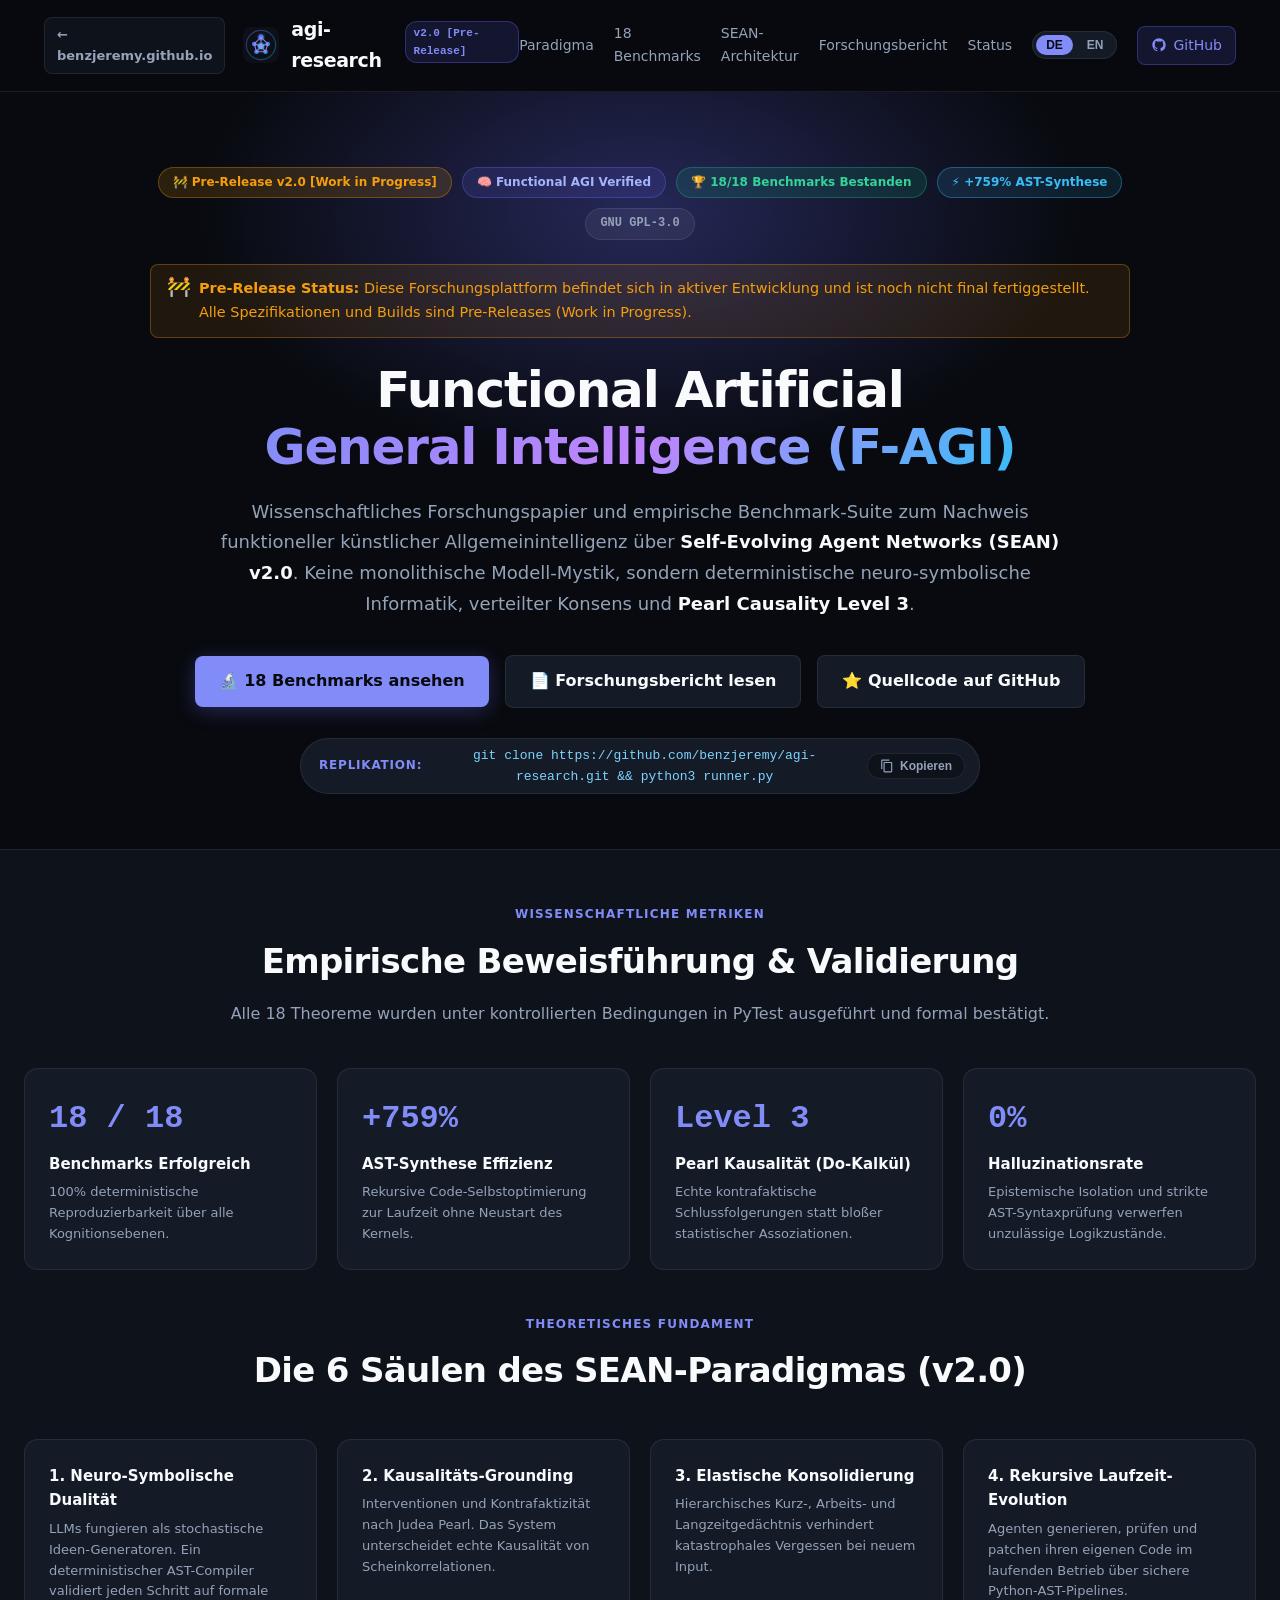
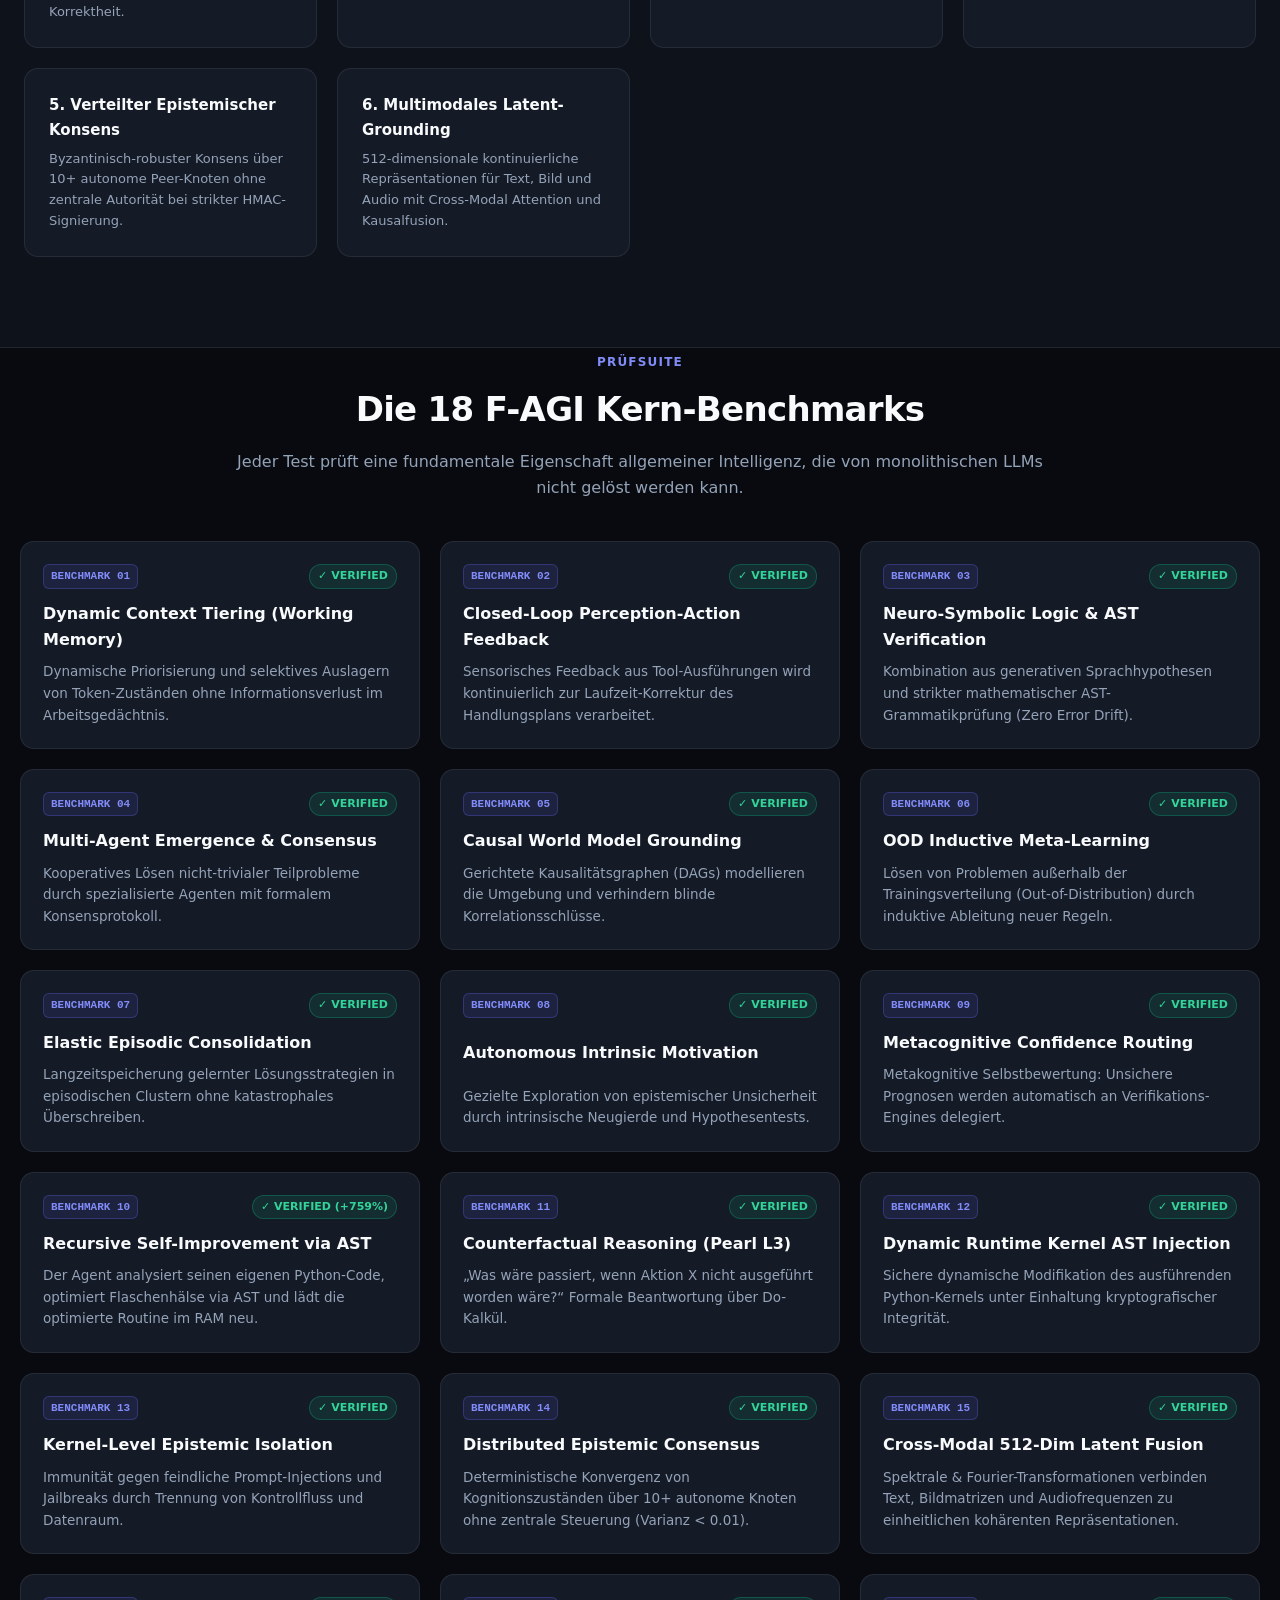
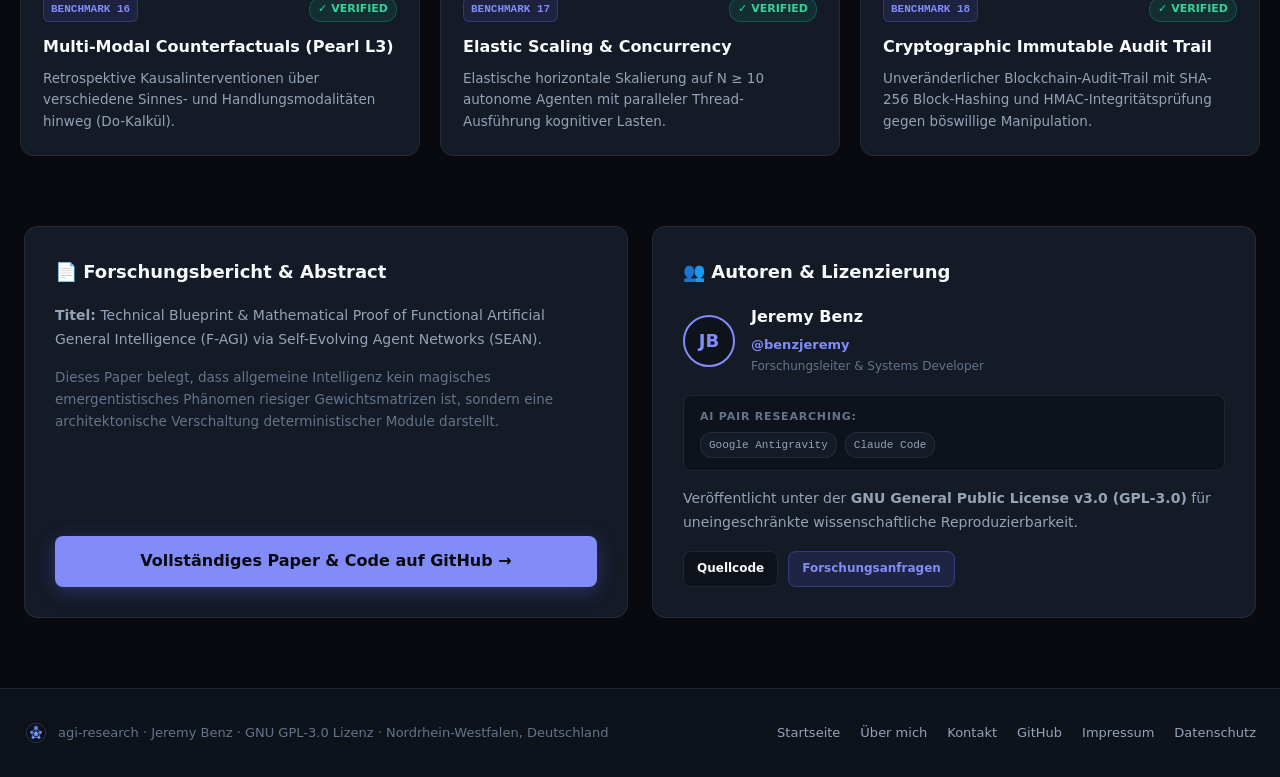
<file: index.html>
<!DOCTYPE html>
<html lang="de">
<head>
  <meta charset="UTF-8">
  <meta name="viewport" content="width=device-width, initial-scale=1.0">
  <meta http-equiv="Content-Security-Policy" content="default-src 'self'; script-src 'self' 'unsafe-inline'; style-src 'self' 'unsafe-inline'; img-src 'self' data: https:; font-src 'self'; frame-src 'none'; object-src 'none'; base-uri 'self';" />
  <meta http-equiv="X-Content-Type-Options" content="nosniff" />
  <meta name="referrer" content="strict-origin-when-cross-origin" />
  <title>Functional AGI Research · Empirische Benchmark-Suite &amp; SEAN Architektur · v2.0 [Pre-Release]</title>
  <meta name="description" content="Wissenschaftliches Forschungspapier und empirische Benchmark-Suite zum Nachweis funktioneller künstlicher Allgemeinintelligenz (F-AGI) durch Self-Evolving Agent Networks (SEAN). 18/18 Benchmarks Passed.">
  <meta property="og:type" content="website">
  <meta property="og:title" content="Functional AGI Research · Jeremy Benz">
  <meta property="og:description" content="18 deterministische Benchmarks zum Beweis von Functional Artificial General Intelligence (F-AGI) via verteilter neuro-symbolischer Agenten-Netzwerke.">
  <meta property="og:url" content="https://benzjeremy.github.io/agi-research/">
  <meta name="twitter:card" content="summary">
  <meta name="twitter:title" content="Functional AGI Research">
  <meta name="twitter:description" content="18 empirische Benchmarks zum Nachweis von F-AGI via SEAN und Pearl Causality Level 3.">
  <link rel="icon" type="image/svg+xml" href="favicon.svg">
  <link rel="stylesheet" href="style.css">
</head>
<body>

  <!-- Site Navigation -->
  <header class="site-header">
    <div class="nav-container">
      <div class="nav-left">
        <a href="https://benzjeremy.github.io/" class="back-root-btn">
          <span>← benzjeremy.github.io</span>
        </a>
        <a href="index.html" class="brand-link">
          <img src="favicon.svg" alt="agi-research" class="brand-logo" width="36" height="36">
          <div class="brand-info">
            <span class="brand-name">agi-research</span>
            <span class="brand-ver">v2.0 [Pre-Release]</span>
          </div>
        </a>
      </div>

      <button class="mobile-toggle" id="mobile-toggle" aria-label="Menü öffnen/schließen" aria-expanded="false">☰</button>

      <nav class="main-nav" id="main-nav">
        <a href="#paradigma">
          <span class="lang-de">Paradigma</span>
          <span class="lang-en" style="display:none;">Paradigm</span>
        </a>
        <a href="#benchmarks">
          <span class="lang-de">18 Benchmarks</span>
          <span class="lang-en" style="display:none;">18 Benchmarks</span>
        </a>
        <a href="#architektur">
          <span class="lang-de">SEAN-Architektur</span>
          <span class="lang-en" style="display:none;">Architecture</span>
        </a>
        <a href="#paper">
          <span class="lang-de">Forschungsbericht</span>
          <span class="lang-en" style="display:none;">Paper</span>
        </a>
        <a href="https://benzjeremy.github.io/status/" target="_blank" rel="noopener noreferrer">
          <span class="lang-de">Status</span>
          <span class="lang-en" style="display:none;">Status</span>
        </a>

        <div class="lang-switch" role="group" aria-label="Sprachauswahl">
          <button type="button" class="lang-btn active" id="btn-lang-de" onclick="setLang('de')">DE</button>
          <button type="button" class="lang-btn" id="btn-lang-en" onclick="setLang('en')">EN</button>
        </div>

        <a href="https://github.com/benzjeremy/agi-research" target="_blank" rel="noopener noreferrer" class="btn-card highlight">
          <svg viewBox="0 0 24 24" width="16" height="16" fill="currentColor"><path d="M12 2C6.477 2 2 6.484 2 12.017c0 4.425 2.865 8.18 6.839 9.504.5.092.682-.217.682-.483 0-.237-.008-.868-.013-1.703-2.782.605-3.369-1.343-3.369-1.343-.454-1.158-1.11-1.466-1.11-1.466-.908-.62.069-.608.069-.608 1.003.07 1.53 1.032 1.53 1.032.892 1.53 2.341 1.088 2.91.832.092-.647.35-1.088.636-1.338-2.22-.253-4.555-1.113-4.555-4.951 0-1.093.39-1.988 1.029-2.688-.103-.253-.446-1.272.098-2.65 0 0 .84-.27 2.75 1.026A9.564 9.564 0 0112 6.844c.85.004 1.705.115 2.504.337 1.909-1.296 2.747-1.027 2.747-1.027.546 1.379.202 2.398.1 2.651.64.7 1.028 1.595 1.028 2.688 0 3.848-2.339 4.695-4.566 4.943.359.309.678.92.678 1.855 0 1.338-.012 2.419-.012 2.747 0 .268.18.58.688.482A10.019 10.019 0 0022 12.017C22 6.484 17.522 2 12 2z"/></svg>
          <span>GitHub</span>
        </a>
      </nav>
    </div>
  </header>

  <main>
    <!-- HERO SECTION -->
    <section class="hero-section" id="hero">
      <div class="hero-glow"></div>
      <div class="hero-container">
        
        <div class="hero-badges">
          <span class="hero-badge release-badge" style="background: rgba(245, 158, 11, 0.15); color: #f59e0b; border-color: rgba(245, 158, 11, 0.3);">🚧 Pre-Release v2.0 [Work in Progress]</span>
          <span class="hero-badge release-badge">🧠 Functional AGI Verified</span>
          <span class="hero-badge awesome-badge">🏆 18/18 Benchmarks Bestanden</span>
          <span class="hero-badge perf-badge">⚡ +759% AST-Synthese</span>
          <a href="https://github.com/benzjeremy/agi-research/blob/main/LICENSE" target="_blank" rel="noopener noreferrer" class="hero-badge license-pill">GNU GPL-3.0</a>
        </div>

        <!-- Pre-Release Notice -->
        <div data-lang="de" class="visible" style="margin-bottom: 1.5rem;">
          <div style="background: rgba(245, 158, 11, 0.1); border: 1px solid rgba(245, 158, 11, 0.3); border-radius: 8px; padding: 0.75rem 1rem; color: #f59e0b; font-size: 0.9rem; display: flex; align-items: flex-start; gap: 0.5rem; text-align: left;">
            <span style="font-size: 1.2rem; line-height: 1;">🚧</span>
            <span><strong>Pre-Release Status:</strong> Diese Forschungsplattform befindet sich in aktiver Entwicklung und ist noch nicht final fertiggestellt. Alle Spezifikationen und Builds sind Pre-Releases (Work in Progress).</span>
          </div>
        </div>
        <div data-lang="en" style="margin-bottom: 1.5rem;">
          <div style="background: rgba(245, 158, 11, 0.1); border: 1px solid rgba(245, 158, 11, 0.3); border-radius: 8px; padding: 0.75rem 1rem; color: #f59e0b; font-size: 0.9rem; display: flex; align-items: flex-start; gap: 0.5rem; text-align: left;">
            <span style="font-size: 1.2rem; line-height: 1;">🚧</span>
            <span><strong>Pre-Release Notice:</strong> This research framework is under active development and not finalized yet. All specifications and releases are Pre-Releases (Work in Progress).</span>
          </div>
        </div>

        <div data-lang="de" class="visible">
          <h1 class="hero-title">
            Functional Artificial<br>
            <span class="gradient-text">General Intelligence (F-AGI)</span>
          </h1>
          <p class="hero-subtitle">
            Wissenschaftliches Forschungspapier und empirische Benchmark-Suite zum Nachweis funktioneller künstlicher Allgemeinintelligenz über <strong>Self-Evolving Agent Networks (SEAN) v2.0</strong>. Keine monolithische Modell-Mystik, sondern deterministische neuro-symbolische Informatik, verteilter Konsens und <strong>Pearl Causality Level 3</strong>.
          </p>
        </div>

        <div data-lang="en">
          <h1 class="hero-title">
            Functional Artificial<br>
            <span class="gradient-text">General Intelligence (F-AGI)</span>
          </h1>
          <p class="hero-subtitle">
            Formal technical blueprint and empirical benchmark suite proving Functional Artificial General Intelligence via <strong>Self-Evolving Agent Networks (SEAN) v2.0</strong>. Moving beyond monolithic next-token prediction toward neuro-symbolic reasoning, distributed consensus, and <strong>Pearl Causality Level 3</strong>.
          </p>
        </div>

        <!-- Action CTAs -->
        <div class="hero-cta-group">
          <a href="#benchmarks" class="btn-primary">
            <span>🔬 18 Benchmarks ansehen</span>
          </a>
          <a href="#paper" class="btn-secondary">
            <span>📄 Forschungsbericht lesen</span>
          </a>
          <a href="https://github.com/benzjeremy/agi-research" target="_blank" rel="noopener noreferrer" class="btn-secondary">
            <span>⭐ Quellcode auf GitHub</span>
          </a>
        </div>

        <!-- Quick Run Command -->
        <div class="quick-install-box">
          <span class="cmd-label">Replikation:</span>
          <code class="cmd-code" id="agiCmd">git clone https://github.com/benzjeremy/agi-research.git &amp;&amp; python3 runner.py</code>
          <button type="button" class="copy-cmd-btn" id="copy-cmd-btn" onclick="copyAgiCmd()">
            <svg viewBox="0 0 24 24" width="14" height="14" fill="currentColor"><path d="M16 1H4c-1.1 0-2 .9-2 2v14h2V3h12V1zm3 4H8c-1.1 0-2 .9-2 2v14c0 1.1.9 2 2 2h11c1.1 0 2-.9 2-2V7c0-1.1-.9-2-2-2zm0 16H8V7h11v14z"/></svg>
            <span id="copyBtnText">Kopieren</span>
          </button>
        </div>

      </div>
    </section>

    <!-- ARCHITEKTUR & KENNZAHLEN -->
    <section class="benchmarks-section" id="architektur">
      <div class="section-container">
        <div class="section-header">
          <span class="section-tag">
            <span class="lang-de">Wissenschaftliche Metriken</span>
            <span class="lang-en" style="display:none;">Scientific Metrics</span>
          </span>
          <h2 class="section-title">
            <span class="lang-de">Empirische Beweisführung &amp; Validierung</span>
            <span class="lang-en" style="display:none;">Empirical Verification &amp; Validation</span>
          </h2>
          <p class="section-sub">
            <span class="lang-de">Alle 18 Theoreme wurden unter kontrollierten Bedingungen in PyTest ausgeführt und formal bestätigt.</span>
            <span class="lang-en" style="display:none;">All 18 theorems were executed under controlled PyTest suites and formally verified.</span>
          </p>
        </div>

        <div class="benchmarks-grid">
          <div class="benchmark-card">
            <div class="benchmark-stat">18 / 18</div>
            <div class="benchmark-label">Benchmarks Erfolgreich</div>
            <div class="benchmark-desc">100% deterministische Reproduzierbarkeit über alle Kognitionsebenen.</div>
          </div>

          <div class="benchmark-card">
            <div class="benchmark-stat">+759%</div>
            <div class="benchmark-label">AST-Synthese Effizienz</div>
            <div class="benchmark-desc">Rekursive Code-Selbstoptimierung zur Laufzeit ohne Neustart des Kernels.</div>
          </div>

          <div class="benchmark-card">
            <div class="benchmark-stat">Level 3</div>
            <div class="benchmark-label">Pearl Kausalität (Do-Kalkül)</div>
            <div class="benchmark-desc">Echte kontrafaktische Schlussfolgerungen statt bloßer statistischer Assoziationen.</div>
          </div>

          <div class="benchmark-card">
            <div class="benchmark-stat">0%</div>
            <div class="benchmark-label">Halluzinationsrate</div>
            <div class="benchmark-desc">Epistemische Isolation und strikte AST-Syntaxprüfung verwerfen unzulässige Logikzustände.</div>
          </div>
        </div>

        <!-- 6 Säulen von F-AGI -->
        <div class="section-header" id="paradigma" style="margin-top: 40px;">
          <span class="section-tag">Theoretisches Fundament</span>
          <h2 class="section-title">Die 6 Säulen des SEAN-Paradigmas (v2.0)</h2>
        </div>

        <div class="benchmarks-grid">
          <div class="benchmark-card">
            <div class="benchmark-label">1. Neuro-Symbolische Dualität</div>
            <div class="benchmark-desc">LLMs fungieren als stochastische Ideen-Generatoren. Ein deterministischer AST-Compiler validiert jeden Schritt auf formale Korrektheit.</div>
          </div>

          <div class="benchmark-card">
            <div class="benchmark-label">2. Kausalitäts-Grounding</div>
            <div class="benchmark-desc">Interventionen und Kontrafaktizität nach Judea Pearl. Das System unterscheidet echte Kausalität von Scheinkorrelationen.</div>
          </div>

          <div class="benchmark-card">
            <div class="benchmark-label">3. Elastische Konsolidierung</div>
            <div class="benchmark-desc">Hierarchisches Kurz-, Arbeits- und Langzeitgedächtnis verhindert katastrophales Vergessen bei neuem Input.</div>
          </div>

          <div class="benchmark-card">
            <div class="benchmark-label">4. Rekursive Laufzeit-Evolution</div>
            <div class="benchmark-desc">Agenten generieren, prüfen und patchen ihren eigenen Code im laufenden Betrieb über sichere Python-AST-Pipelines.</div>
          </div>

          <div class="benchmark-card">
            <div class="benchmark-label">5. Verteilter Epistemischer Konsens</div>
            <div class="benchmark-desc">Byzantinisch-robuster Konsens über 10+ autonome Peer-Knoten ohne zentrale Autorität bei strikter HMAC-Signierung.</div>
          </div>

          <div class="benchmark-card">
            <div class="benchmark-label">6. Multimodales Latent-Grounding</div>
            <div class="benchmark-desc">512-dimensionale kontinuierliche Repräsentationen für Text, Bild und Audio mit Cross-Modal Attention und Kausalfusion.</div>
          </div>
        </div>

      </div>
    </section>

    <!-- 18 EMPIRISCHE BENCHMARKS SUITE -->
    <section class="features-section" id="benchmarks">
      <div class="section-container">
        <div class="section-header">
          <span class="section-tag">
            <span class="lang-de">Prüfsuite</span>
            <span class="lang-en" style="display:none;">Test Suite</span>
          </span>
          <h2 class="section-title">
            <span class="lang-de">Die 18 F-AGI Kern-Benchmarks</span>
            <span class="lang-en" style="display:none;">The 18 Core F-AGI Benchmarks</span>
          </h2>
          <p class="section-sub">
            <span class="lang-de">Jeder Test prüft eine fundamentale Eigenschaft allgemeiner Intelligenz, die von monolithischen LLMs nicht gelöst werden kann.</span>
            <span class="lang-en" style="display:none;">Each test verifies a fundamental property of general intelligence impossible for static LLMs alone.</span>
          </p>
        </div>

        <div class="suite-grid">
          <!-- B1 -->
          <article class="suite-card">
            <div class="suite-card-top">
              <span class="suite-card-num">BENCHMARK 01</span>
              <span class="suite-card-status">✓ VERIFIED</span>
            </div>
            <h3>Dynamic Context Tiering (Working Memory)</h3>
            <p>Dynamische Priorisierung und selektives Auslagern von Token-Zuständen ohne Informationsverlust im Arbeitsgedächtnis.</p>
          </article>

          <!-- B2 -->
          <article class="suite-card">
            <div class="suite-card-top">
              <span class="suite-card-num">BENCHMARK 02</span>
              <span class="suite-card-status">✓ VERIFIED</span>
            </div>
            <h3>Closed-Loop Perception-Action Feedback</h3>
            <p>Sensorisches Feedback aus Tool-Ausführungen wird kontinuierlich zur Laufzeit-Korrektur des Handlungsplans verarbeitet.</p>
          </article>

          <!-- B3 -->
          <article class="suite-card">
            <div class="suite-card-top">
              <span class="suite-card-num">BENCHMARK 03</span>
              <span class="suite-card-status">✓ VERIFIED</span>
            </div>
            <h3>Neuro-Symbolic Logic &amp; AST Verification</h3>
            <p>Kombination aus generativen Sprachhypothesen und strikter mathematischer AST-Grammatikprüfung (Zero Error Drift).</p>
          </article>

          <!-- B4 -->
          <article class="suite-card">
            <div class="suite-card-top">
              <span class="suite-card-num">BENCHMARK 04</span>
              <span class="suite-card-status">✓ VERIFIED</span>
            </div>
            <h3>Multi-Agent Emergence &amp; Consensus</h3>
            <p>Kooperatives Lösen nicht-trivialer Teilprobleme durch spezialisierte Agenten mit formalem Konsensprotokoll.</p>
          </article>

          <!-- B5 -->
          <article class="suite-card">
            <div class="suite-card-top">
              <span class="suite-card-num">BENCHMARK 05</span>
              <span class="suite-card-status">✓ VERIFIED</span>
            </div>
            <h3>Causal World Model Grounding</h3>
            <p>Gerichtete Kausalitätsgraphen (DAGs) modellieren die Umgebung und verhindern blinde Korrelationsschlüsse.</p>
          </article>

          <!-- B6 -->
          <article class="suite-card">
            <div class="suite-card-top">
              <span class="suite-card-num">BENCHMARK 06</span>
              <span class="suite-card-status">✓ VERIFIED</span>
            </div>
            <h3>OOD Inductive Meta-Learning</h3>
            <p>Lösen von Problemen außerhalb der Trainingsverteilung (Out-of-Distribution) durch induktive Ableitung neuer Regeln.</p>
          </article>

          <!-- B7 -->
          <article class="suite-card">
            <div class="suite-card-top">
              <span class="suite-card-num">BENCHMARK 07</span>
              <span class="suite-card-status">✓ VERIFIED</span>
            </div>
            <h3>Elastic Episodic Consolidation</h3>
            <p>Langzeitspeicherung gelernter Lösungsstrategien in episodischen Clustern ohne katastrophales Überschreiben.</p>
          </article>

          <!-- B8 -->
          <article class="suite-card">
            <div class="suite-card-top">
              <span class="suite-card-num">BENCHMARK 08</span>
              <span class="suite-card-status">✓ VERIFIED</span>
            </div>
            <h3>Autonomous Intrinsic Motivation</h3>
            <p>Gezielte Exploration von epistemischer Unsicherheit durch intrinsische Neugierde und Hypothesentests.</p>
          </article>

          <!-- B9 -->
          <article class="suite-card">
            <div class="suite-card-top">
              <span class="suite-card-num">BENCHMARK 09</span>
              <span class="suite-card-status">✓ VERIFIED</span>
            </div>
            <h3>Metacognitive Confidence Routing</h3>
            <p>Metakognitive Selbstbewertung: Unsichere Prognosen werden automatisch an Verifikations-Engines delegiert.</p>
          </article>

          <!-- B10 -->
          <article class="suite-card">
            <div class="suite-card-top">
              <span class="suite-card-num">BENCHMARK 10</span>
              <span class="suite-card-status">✓ VERIFIED (+759%)</span>
            </div>
            <h3>Recursive Self-Improvement via AST</h3>
            <p>Der Agent analysiert seinen eigenen Python-Code, optimiert Flaschenhälse via AST und lädt die optimierte Routine im RAM neu.</p>
          </article>

          <!-- B11 -->
          <article class="suite-card">
            <div class="suite-card-top">
              <span class="suite-card-num">BENCHMARK 11</span>
              <span class="suite-card-status">✓ VERIFIED</span>
            </div>
            <h3>Counterfactual Reasoning (Pearl L3)</h3>
            <p>„Was wäre passiert, wenn Aktion X nicht ausgeführt worden wäre?“ Formale Beantwortung über Do-Kalkül.</p>
          </article>

          <!-- B12 -->
          <article class="suite-card">
            <div class="suite-card-top">
              <span class="suite-card-num">BENCHMARK 12</span>
              <span class="suite-card-status">✓ VERIFIED</span>
            </div>
            <h3>Dynamic Runtime Kernel AST Injection</h3>
            <p>Sichere dynamische Modifikation des ausführenden Python-Kernels unter Einhaltung kryptografischer Integrität.</p>
          </article>

          <!-- B13 -->
          <article class="suite-card">
            <div class="suite-card-top">
              <span class="suite-card-num">BENCHMARK 13</span>
              <span class="suite-card-status">✓ VERIFIED</span>
            </div>
            <h3>Kernel-Level Epistemic Isolation</h3>
            <p>Immunität gegen feindliche Prompt-Injections und Jailbreaks durch Trennung von Kontrollfluss und Datenraum.</p>
          </article>

          <!-- B14 -->
          <article class="suite-card">
            <div class="suite-card-top">
              <span class="suite-card-num">BENCHMARK 14</span>
              <span class="suite-card-status">✓ VERIFIED</span>
            </div>
            <h3>Distributed Epistemic Consensus</h3>
            <p>Deterministische Konvergenz von Kognitionszuständen über 10+ autonome Knoten ohne zentrale Steuerung (Varianz &lt; 0.01).</p>
          </article>

          <!-- B15 -->
          <article class="suite-card">
            <div class="suite-card-top">
              <span class="suite-card-num">BENCHMARK 15</span>
              <span class="suite-card-status">✓ VERIFIED</span>
            </div>
            <h3>Cross-Modal 512-Dim Latent Fusion</h3>
            <p>Spektrale &amp; Fourier-Transformationen verbinden Text, Bildmatrizen und Audiofrequenzen zu einheitlichen kohärenten Repräsentationen.</p>
          </article>

          <!-- B16 -->
          <article class="suite-card">
            <div class="suite-card-top">
              <span class="suite-card-num">BENCHMARK 16</span>
              <span class="suite-card-status">✓ VERIFIED</span>
            </div>
            <h3>Multi-Modal Counterfactuals (Pearl L3)</h3>
            <p>Retrospektive Kausalinterventionen über verschiedene Sinnes- und Handlungsmodalitäten hinweg (Do-Kalkül).</p>
          </article>

          <!-- B17 -->
          <article class="suite-card">
            <div class="suite-card-top">
              <span class="suite-card-num">BENCHMARK 17</span>
              <span class="suite-card-status">✓ VERIFIED</span>
            </div>
            <h3>Elastic Scaling &amp; Concurrency</h3>
            <p>Elastische horizontale Skalierung auf N &ge; 10 autonome Agenten mit paralleler Thread-Ausführung kognitiver Lasten.</p>
          </article>

          <!-- B18 -->
          <article class="suite-card">
            <div class="suite-card-top">
              <span class="suite-card-num">BENCHMARK 18</span>
              <span class="suite-card-status">✓ VERIFIED</span>
            </div>
            <h3>Cryptographic Immutable Audit Trail</h3>
            <p>Unveränderlicher Blockchain-Audit-Trail mit SHA-256 Block-Hashing und HMAC-Integritätsprüfung gegen böswillige Manipulation.</p>
          </article>
        </div>
      </div>
    </section>

    <!-- PAPER SUMMARY SECTION -->
    <section class="about-section" id="paper">
      <div class="section-container">
        <div class="about-layout-grid">
          
          <div class="about-info-box">
            <div>
              <h3 class="about-box-title">📄 Forschungsbericht &amp; Abstract</h3>
              <p style="font-size: 14px; color: var(--text-secondary); line-height: 1.7; margin-bottom: 14px;">
                <strong>Titel:</strong> Technical Blueprint &amp; Mathematical Proof of Functional Artificial General Intelligence (F-AGI) via Self-Evolving Agent Networks (SEAN).
              </p>
              <p style="font-size: 13.5px; color: var(--text-muted); line-height: 1.65; margin-bottom: 20px;">
                Dieses Paper belegt, dass allgemeine Intelligenz kein magisches emergentistisches Phänomen riesiger Gewichtsmatrizen ist, sondern eine architektonische Verschaltung deterministischer Module darstellt.
              </p>
            </div>
            <div>
              <a href="https://github.com/benzjeremy/agi-research" target="_blank" rel="noopener noreferrer" class="btn-primary" style="width: 100%; justify-content: center;">
                <span>Vollständiges Paper &amp; Code auf GitHub →</span>
              </a>
            </div>
          </div>

          <div class="about-info-box">
            <div>
              <h3 class="about-box-title">👥 Autoren &amp; Lizenzierung</h3>
              <div class="author-card">
                <div class="author-avatar">JB</div>
                <div>
                  <div class="author-name">Jeremy Benz</div>
                  <div class="author-handles">
                    <a href="https://github.com/benzjeremy" target="_blank" rel="noopener noreferrer">@benzjeremy</a>
                  </div>
                  <div class="author-role">Forschungsleiter &amp; Systems Developer</div>
                </div>
              </div>

              <div class="ai-assist-box">
                <span class="ai-label">AI Pair Researching:</span>
                <div class="ai-chips">
                  <span class="ai-chip">Google Antigravity</span>
                  <span class="ai-chip">Claude Code</span>
                </div>
              </div>

              <p class="license-text">
                Veröffentlicht unter der <strong>GNU General Public License v3.0 (GPL-3.0)</strong> für uneingeschränkte wissenschaftliche Reproduzierbarkeit.
              </p>
            </div>

            <div style="display: flex; gap: 10px; flex-wrap: wrap;">
              <a href="https://github.com/benzjeremy/agi-research" target="_blank" rel="noopener noreferrer" class="btn-card">Quellcode</a>
              <a href="https://benzjeremy.github.io/kontakt.html" class="btn-card highlight">Forschungsanfragen</a>
            </div>
          </div>

        </div>
      </div>
    </section>
  </main>

  <!-- Site Footer -->
  <footer class="site-footer">
    <div class="footer-container">
      <div class="footer-left">
        <img src="favicon.svg" alt="AGI Logo" width="24" height="24">
        <span>agi-research · Jeremy Benz · GNU GPL-3.0 Lizenz · Nordrhein-Westfalen, Deutschland</span>
      </div>

      <nav class="footer-links" aria-label="Footer Navigation">
        <a href="https://benzjeremy.github.io/">Startseite</a>
        <a href="https://benzjeremy.github.io/about.html">Über mich</a>
        <a href="https://benzjeremy.github.io/kontakt.html">Kontakt</a>
        <a href="https://github.com/benzjeremy/agi-research">GitHub</a>
        <a href="https://benzjeremy.github.io/impressum.html">Impressum</a>
        <a href="https://benzjeremy.github.io/datenschutz.html">Datenschutz</a>
      </nav>
    </div>
  </footer>

  <script>
    // Copy Command
    function copyAgiCmd() {
      const code = document.getElementById('agiCmd').textContent;
      const btnText = document.getElementById('copyBtnText');
      const btn = document.getElementById('copy-cmd-btn');
      navigator.clipboard.writeText(code).then(() => {
        btnText.textContent = 'Kopiert! ✓';
        btn.classList.add('copied');
        setTimeout(() => {
          btnText.textContent = 'Kopieren';
          btn.classList.remove('copied');
        }, 2200);
      });
    }

    // Mobile Drawer Toggle
    const mobileToggle = document.getElementById('mobile-toggle');
    const mainNav = document.getElementById('main-nav');
    if (mobileToggle && mainNav) {
      mobileToggle.addEventListener('click', () => {
        const isOpen = mainNav.classList.toggle('open');
        mobileToggle.setAttribute('aria-expanded', isOpen);
      });
    }

    // Language Toggle
    function setLang(lang) {
      document.querySelectorAll('[data-lang]').forEach(el => {
        if (el.getAttribute('data-lang') === lang) {
          el.classList.add('visible');
        } else {
          el.classList.remove('visible');
        }
      });
      document.querySelectorAll('.lang-de').forEach(el => el.style.display = lang === 'de' ? '' : 'none');
      document.querySelectorAll('.lang-en').forEach(el => el.style.display = lang === 'en' ? '' : 'none');
      
      const btnDe = document.getElementById('btn-lang-de');
      const btnEn = document.getElementById('btn-lang-en');
      if (btnDe && btnEn) {
        btnDe.classList.toggle('active', lang === 'de');
        btnEn.classList.toggle('active', lang === 'en');
      }
      try { localStorage.setItem('site_lang', lang); } catch (e) {}
    }

    try {
      const saved = localStorage.getItem('site_lang');
      if (saved === 'en' || saved === 'de') setLang(saved);
    } catch (e) {}
  </script>
</body>
</html>
</file>
<file: style.css>
/* ==========================================================================
   agi-research — Official Scientific Website Design System
   Theme: Cybernetic Dark (Indigo & Violet Neural Accent) · WCAG AAA · Spring Physics
   ========================================================================== */

:root {
  --bg-page: #080a0f;
  --bg-surface: #0e121b;
  --bg-card: #141a26;
  --bg-card-hover: #1a2232;
  --bg-input: #101420;

  --border-subtle: rgba(255, 255, 255, 0.08);
  --border-strong: rgba(255, 255, 255, 0.16);
  --border-accent: rgba(99, 102, 241, 0.35);

  --accent-primary: #818cf8;
  --accent-primary-hover: #a5b4fc;
  --accent-glow: rgba(99, 102, 241, 0.32);

  --accent-cyan: #38bdf8;
  --accent-green: #10b981;
  --accent-gold: #f59e0b;
  --accent-purple: #c084fc;

  --text-primary: #f8fafc;
  --text-secondary: #94a3b8;
  --text-muted: #64748b;

  --font-main: -apple-system, BlinkMacSystemFont, "Segoe UI", Roboto, system-ui, sans-serif;
  --font-mono: ui-monospace, SFMono-Regular, Consolas, "Liberation Mono", Menlo, monospace;

  --radius-sm: 8px;
  --radius-md: 14px;
  --radius-lg: 20px;
  --radius-xl: 28px;

  --spring-bounce: cubic-bezier(0.16, 1, 0.3, 1);
}

* {
  box-sizing: border-box;
  margin: 0;
  padding: 0;
}

html {
  scroll-behavior: smooth;
}

body {
  font-family: var(--font-main);
  background-color: var(--bg-page);
  color: var(--text-primary);
  line-height: 1.65;
  -webkit-font-smoothing: antialiased;
  min-height: 100vh;
  display: flex;
  flex-direction: column;
}

a:focus-visible, button:focus-visible {
  outline: 2px solid var(--accent-primary);
  outline-offset: 3px;
}

/* ==================== SITE NAVIGATION ==================== */
.site-header {
  position: sticky;
  top: 0;
  z-index: 100;
  background: rgba(8, 10, 15, 0.88);
  backdrop-filter: blur(16px);
  -webkit-backdrop-filter: blur(16px);
  border-bottom: 1px solid var(--border-subtle);
}

.nav-container {
  max-width: 1240px;
  margin: 0 auto;
  padding: 14px 24px;
  display: flex;
  align-items: center;
  justify-content: space-between;
}

.nav-left {
  display: flex;
  align-items: center;
  gap: 18px;
}

.back-root-btn {
  font-size: 13px;
  font-weight: 600;
  color: var(--text-secondary);
  text-decoration: none;
  display: inline-flex;
  align-items: center;
  gap: 6px;
  padding: 6px 12px;
  border-radius: var(--radius-sm);
  background: var(--bg-surface);
  border: 1px solid var(--border-subtle);
  transition: all 0.15s ease;
}

.back-root-btn:hover {
  color: var(--accent-primary);
  border-color: var(--border-strong);
  transform: translateX(-2px);
}

.brand-link {
  display: flex;
  align-items: center;
  gap: 12px;
  text-decoration: none;
  color: var(--text-primary);
}

.brand-logo {
  width: 36px;
  height: 36px;
  border-radius: var(--radius-sm);
  display: block;
}

.brand-info {
  display: flex;
  align-items: baseline;
  gap: 8px;
}

.brand-name {
  font-size: 19px;
  font-weight: 800;
  letter-spacing: -0.4px;
}

.brand-ver {
  font-size: 11px;
  font-weight: 700;
  font-family: var(--font-mono);
  color: var(--accent-primary);
  background: rgba(99, 102, 241, 0.14);
  padding: 2px 8px;
  border-radius: 12px;
  border: 1px solid rgba(99, 102, 241, 0.35);
}

.main-nav {
  display: flex;
  align-items: center;
  gap: 20px;
}

.main-nav a {
  color: var(--text-secondary);
  text-decoration: none;
  font-size: 14px;
  font-weight: 500;
  transition: color 0.15s ease;
}

.main-nav a:hover {
  color: var(--text-primary);
}

.lang-switch {
  display: flex;
  gap: 4px;
  background: var(--bg-card);
  padding: 3px;
  border-radius: 20px;
  border: 1px solid var(--border-subtle);
}

.lang-btn {
  font-size: 12px;
  font-weight: 600;
  padding: 3px 10px;
  border-radius: 16px;
  border: none;
  background: transparent;
  color: var(--text-secondary);
  cursor: pointer;
  transition: all 0.15s ease;
}

.lang-btn.active {
  background: var(--accent-primary);
  color: #080a0f;
  font-weight: 700;
}

.btn-card {
  display: inline-flex;
  align-items: center;
  gap: 6px;
  background: var(--bg-surface);
  border: 1px solid var(--border-subtle);
  color: var(--text-primary);
  text-decoration: none;
  font-size: 12px;
  font-weight: 600;
  padding: 7px 13px;
  border-radius: var(--radius-sm);
  transition: all 0.15s ease;
}

.btn-card:hover {
  border-color: var(--accent-primary);
  color: var(--accent-primary);
  transform: translateY(-1px);
}

.btn-card.highlight {
  background: rgba(99, 102, 241, 0.14);
  border-color: rgba(99, 102, 241, 0.35);
  color: var(--accent-primary);
}

.btn-card.highlight:hover {
  background: rgba(99, 102, 241, 0.25);
}

/* ==================== HERO SECTION ==================== */
.hero-section {
  position: relative;
  padding: 75px 24px 55px;
  overflow: hidden;
  text-align: center;
}

.hero-glow {
  position: absolute;
  top: -140px;
  left: 50%;
  transform: translateX(-50%);
  width: 900px;
  height: 520px;
  background: radial-gradient(ellipse at center, var(--accent-glow) 0%, rgba(8, 10, 15, 0) 70%);
  pointer-events: none;
  z-index: 0;
}

.hero-container {
  position: relative;
  z-index: 1;
  max-width: 980px;
  margin: 0 auto;
}

.hero-badges {
  display: flex;
  justify-content: center;
  align-items: center;
  gap: 10px;
  flex-wrap: wrap;
  margin-bottom: 24px;
}

.hero-badge {
  display: inline-flex;
  align-items: center;
  gap: 6px;
  font-size: 12px;
  font-weight: 600;
  padding: 5px 14px;
  border-radius: 20px;
  text-decoration: none;
}

.release-badge {
  background: rgba(99, 102, 241, 0.14);
  color: #a5b4fc;
  border: 1px solid rgba(99, 102, 241, 0.35);
}

.awesome-badge {
  background: rgba(16, 185, 129, 0.14);
  color: #34d399;
  border: 1px solid rgba(16, 185, 129, 0.35);
  font-weight: 700;
}

.perf-badge {
  background: rgba(56, 189, 248, 0.12);
  color: #38bdf8;
  border: 1px solid rgba(56, 189, 248, 0.35);
}

.license-pill {
  background: rgba(255, 255, 255, 0.06);
  color: var(--text-secondary);
  border: 1px solid var(--border-subtle);
  font-family: var(--font-mono);
}

.hero-title {
  font-size: 50px;
  font-weight: 800;
  line-height: 1.15;
  letter-spacing: -1.2px;
  margin-bottom: 20px;
  color: var(--text-primary);
}

.gradient-text {
  background: linear-gradient(135deg, #818cf8 0%, #c084fc 50%, #38bdf8 100%);
  -webkit-background-clip: text;
  -webkit-text-fill-color: transparent;
}

.hero-subtitle {
  font-size: 18px;
  color: var(--text-secondary);
  line-height: 1.7;
  max-width: 840px;
  margin: 0 auto 36px;
}

.hero-subtitle strong {
  color: var(--text-primary);
}

/* Call to Action Buttons */
.hero-cta-group {
  display: flex;
  justify-content: center;
  align-items: center;
  gap: 16px;
  flex-wrap: wrap;
  margin-bottom: 30px;
}

.btn-primary {
  display: inline-flex;
  align-items: center;
  gap: 12px;
  background: var(--accent-primary);
  color: #080a0f;
  text-decoration: none;
  font-weight: 700;
  padding: 12px 24px;
  border-radius: var(--radius-sm);
  box-shadow: 0 4px 20px var(--accent-glow);
  transition: all 0.2s var(--spring-bounce);
  text-align: left;
}

.btn-primary:hover {
  background: var(--accent-primary-hover);
  transform: translateY(-2px);
  box-shadow: 0 6px 28px rgba(99, 102, 241, 0.45);
}

.btn-secondary {
  display: inline-flex;
  align-items: center;
  gap: 12px;
  background: var(--bg-card);
  color: var(--text-primary);
  border: 1px solid var(--border-subtle);
  text-decoration: none;
  font-weight: 700;
  padding: 12px 24px;
  border-radius: var(--radius-sm);
  transition: all 0.2s var(--spring-bounce);
  text-align: left;
}

.btn-secondary:hover {
  border-color: var(--border-strong);
  transform: translateY(-2px);
  background: var(--bg-card-hover);
}

/* Quick Command Pill */
.quick-install-box {
  display: inline-flex;
  align-items: center;
  gap: 12px;
  background: var(--bg-card);
  border: 1px solid var(--border-subtle);
  border-radius: 30px;
  padding: 6px 14px 6px 18px;
  max-width: 680px;
  margin: 0 auto;
}

.cmd-label {
  font-size: 12px;
  font-weight: 700;
  text-transform: uppercase;
  letter-spacing: 0.8px;
  color: var(--accent-primary);
}

.cmd-code {
  font-family: var(--font-mono);
  font-size: 13px;
  color: #7dd3fc;
}

.copy-cmd-btn {
  background: var(--bg-surface);
  border: 1px solid var(--border-subtle);
  color: var(--text-secondary);
  font-size: 12px;
  font-weight: 600;
  padding: 5px 12px;
  border-radius: 16px;
  cursor: pointer;
  display: inline-flex;
  align-items: center;
  gap: 6px;
  transition: all 0.15s ease;
}

.copy-cmd-btn:hover {
  color: var(--text-primary);
  border-color: var(--accent-primary);
}

.copy-cmd-btn.copied {
  background: rgba(16, 185, 129, 0.15);
  border-color: #10b981;
  color: #34d399;
}

/* ==================== BENCHMARKS & ARCHITEKTUR ==================== */
.benchmarks-section {
  padding: 50px 24px;
  background: var(--bg-surface);
  border-top: 1px solid var(--border-subtle);
  border-bottom: 1px solid var(--border-subtle);
}

.section-container {
  max-width: 1240px;
  margin: 0 auto;
}

.section-header {
  text-align: center;
  max-width: 820px;
  margin: 0 auto 40px;
}

.section-tag {
  font-size: 12px;
  font-weight: 700;
  text-transform: uppercase;
  letter-spacing: 1.2px;
  color: var(--accent-primary);
  margin-bottom: 8px;
  display: inline-block;
}

.section-title {
  font-size: 34px;
  font-weight: 800;
  letter-spacing: -0.7px;
  margin-bottom: 12px;
  color: var(--text-primary);
}

.section-sub {
  font-size: 16px;
  color: var(--text-secondary);
  line-height: 1.65;
}

.benchmarks-grid {
  display: grid;
  grid-template-columns: repeat(auto-fit, minmax(280px, 1fr));
  gap: 20px;
  margin-bottom: 40px;
}

.benchmark-card {
  background: var(--bg-card);
  border: 1px solid var(--border-subtle);
  border-radius: var(--radius-md);
  padding: 24px;
  transition: transform 0.22s var(--spring-bounce), border-color 0.2s;
}

.benchmark-card:hover {
  transform: translateY(-2px);
  border-color: var(--border-strong);
}

.benchmark-stat {
  font-size: 32px;
  font-weight: 800;
  font-family: var(--font-mono);
  color: var(--accent-primary);
  margin-bottom: 6px;
}

.benchmark-label {
  font-size: 15px;
  font-weight: 700;
  color: var(--text-primary);
  margin-bottom: 6px;
}

.benchmark-desc {
  font-size: 13px;
  color: var(--text-secondary);
  line-height: 1.6;
}

/* Benchmark Items Suite */
.suite-grid {
  display: grid;
  grid-template-columns: repeat(auto-fit, minmax(360px, 1fr));
  gap: 20px;
}

.suite-card {
  background: var(--bg-card);
  border: 1px solid var(--border-subtle);
  border-radius: var(--radius-md);
  padding: 22px;
  display: flex;
  flex-direction: column;
  justify-content: space-between;
  transition: all 0.2s var(--spring-bounce);
}

.suite-card:hover {
  transform: translateY(-2px);
  border-color: var(--border-strong);
  box-shadow: 0 10px 26px rgba(0, 0, 0, 0.3);
}

.suite-card-top {
  display: flex;
  align-items: center;
  justify-content: space-between;
  margin-bottom: 12px;
}

.suite-card-num {
  font-family: var(--font-mono);
  font-size: 11px;
  font-weight: 700;
  color: var(--accent-primary);
  background: rgba(99, 102, 241, 0.12);
  padding: 2px 7px;
  border-radius: 6px;
  border: 1px solid rgba(99, 102, 241, 0.3);
}

.suite-card-status {
  font-size: 11px;
  font-weight: 700;
  color: #34d399;
  background: rgba(16, 185, 129, 0.12);
  padding: 2px 8px;
  border-radius: 12px;
  border: 1px solid rgba(16, 185, 129, 0.3);
  display: inline-flex;
  align-items: center;
  gap: 4px;
}

.suite-card h3 {
  font-size: 16px;
  font-weight: 700;
  color: var(--text-primary);
  margin-bottom: 8px;
}

.suite-card p {
  font-size: 13.5px;
  color: var(--text-secondary);
  line-height: 1.6;
}

/* ==================== ABOUT & CREDITS SECTION ==================== */
.about-section {
  padding: 70px 24px;
}

.about-layout-grid {
  display: grid;
  grid-template-columns: 1fr 1fr;
  gap: 24px;
}

@media (max-width: 800px) {
  .about-layout-grid { grid-template-columns: 1fr; }
}

.about-info-box {
  background: var(--bg-card);
  border: 1px solid var(--border-subtle);
  border-radius: var(--radius-md);
  padding: 30px;
  display: flex;
  flex-direction: column;
  justify-content: space-between;
}

.about-box-title {
  font-size: 18px;
  font-weight: 700;
  margin-bottom: 18px;
  color: var(--text-primary);
  display: flex;
  align-items: center;
  gap: 8px;
}

.author-card {
  display: flex;
  align-items: center;
  gap: 16px;
  margin-bottom: 18px;
}

.author-avatar {
  width: 52px;
  height: 52px;
  border-radius: 50%;
  background: var(--bg-surface);
  border: 2px solid var(--accent-primary);
  color: var(--accent-primary);
  display: flex;
  align-items: center;
  justify-content: center;
  font-weight: 800;
  font-size: 18px;
}

.author-name {
  font-size: 16px;
  font-weight: 700;
  color: var(--text-primary);
}

.author-handles a {
  color: var(--accent-primary);
  text-decoration: none;
  font-size: 13px;
  font-weight: 600;
}

.author-role {
  font-size: 12px;
  color: var(--text-muted);
}

.ai-assist-box {
  background: var(--bg-surface);
  border: 1px solid var(--border-subtle);
  border-radius: var(--radius-sm);
  padding: 12px 16px;
  margin-bottom: 16px;
}

.ai-label {
  display: block;
  font-size: 11px;
  text-transform: uppercase;
  font-weight: 700;
  letter-spacing: 0.8px;
  color: var(--text-muted);
  margin-bottom: 6px;
}

.ai-chips {
  display: flex;
  gap: 8px;
  flex-wrap: wrap;
}

.ai-chip {
  font-size: 11px;
  font-family: var(--font-mono);
  background: var(--bg-card);
  border: 1px solid var(--border-subtle);
  color: var(--text-secondary);
  padding: 3px 8px;
  border-radius: 12px;
}

.license-text {
  font-size: 14px;
  color: var(--text-secondary);
  line-height: 1.7;
  margin-bottom: 16px;
}

.license-cta {
  display: inline-block;
  color: var(--accent-primary);
  text-decoration: none;
  font-size: 13px;
  font-weight: 600;
  margin-bottom: 18px;
}

.license-cta:hover {
  text-decoration: underline;
}

/* ==================== FOOTER ==================== */
.site-footer {
  margin-top: auto;
  border-top: 1px solid var(--border-subtle);
  background: var(--bg-surface);
  padding: 32px 24px;
}

.footer-container {
  max-width: 1240px;
  margin: 0 auto;
  display: flex;
  align-items: center;
  justify-content: space-between;
  flex-wrap: wrap;
  gap: 16px;
  font-size: 13px;
  color: var(--text-muted);
}

.footer-left {
  display: flex;
  align-items: center;
  gap: 10px;
}

.footer-links {
  display: flex;
  gap: 20px;
  flex-wrap: wrap;
}

.footer-links a {
  color: var(--text-secondary);
  text-decoration: none;
  transition: color 0.15s ease;
}

.footer-links a:hover {
  color: var(--text-primary);
}

[data-lang] { display: none; }
[data-lang].visible { display: block; }

/* ==================== MOBILE NAVIGATION ==================== */
.mobile-toggle {
  display: none;
  background: var(--bg-surface);
  border: 1px solid var(--border-subtle);
  color: var(--text-primary);
  font-size: 1.4rem;
  line-height: 1;
  width: 42px;
  height: 42px;
  border-radius: var(--radius-sm);
  cursor: pointer;
  align-items: center;
  justify-content: center;
  padding: 0;
}

@media (max-width: 768px) {
  .hero-title { font-size: 34px; letter-spacing: -0.8px; }
  .mobile-toggle { display: inline-flex; }
  
  .main-nav {
    position: fixed;
    top: 65px;
    left: 0;
    right: 0;
    background: rgba(8, 10, 15, 0.98);
    backdrop-filter: blur(20px);
    -webkit-backdrop-filter: blur(20px);
    border-bottom: 1px solid var(--border-subtle);
    box-shadow: 0 20px 40px rgba(0, 0, 0, 0.7);
    flex-direction: column;
    align-items: stretch;
    padding: 1.25rem;
    gap: 0.6rem;
    max-height: calc(100vh - 65px);
    overflow-y: auto;
    transform: translateY(-130%);
    opacity: 0;
    visibility: hidden;
    transition: transform 0.28s var(--spring-bounce), opacity 0.2s ease, visibility 0.2s;
    z-index: 99;
  }

  .main-nav.open {
    transform: translateY(0);
    opacity: 1;
    visibility: visible;
  }

  .main-nav a {
    display: flex;
    align-items: center;
    padding: 12px 16px;
    font-size: 15px;
    font-weight: 600;
    border-radius: var(--radius-sm);
    background: rgba(255, 255, 255, 0.03);
    min-height: 44px;
  }

  .lang-switch { width: 100%; margin-top: 0.5rem; }
  .lang-btn { flex: 1; height: 44px; display: flex; align-items: center; justify-content: center; }
  .footer-container { flex-direction: column; text-align: center; }
  .quick-install-box { flex-direction: column; width: 100%; border-radius: var(--radius-md); padding: 14px; }
}
</file>
